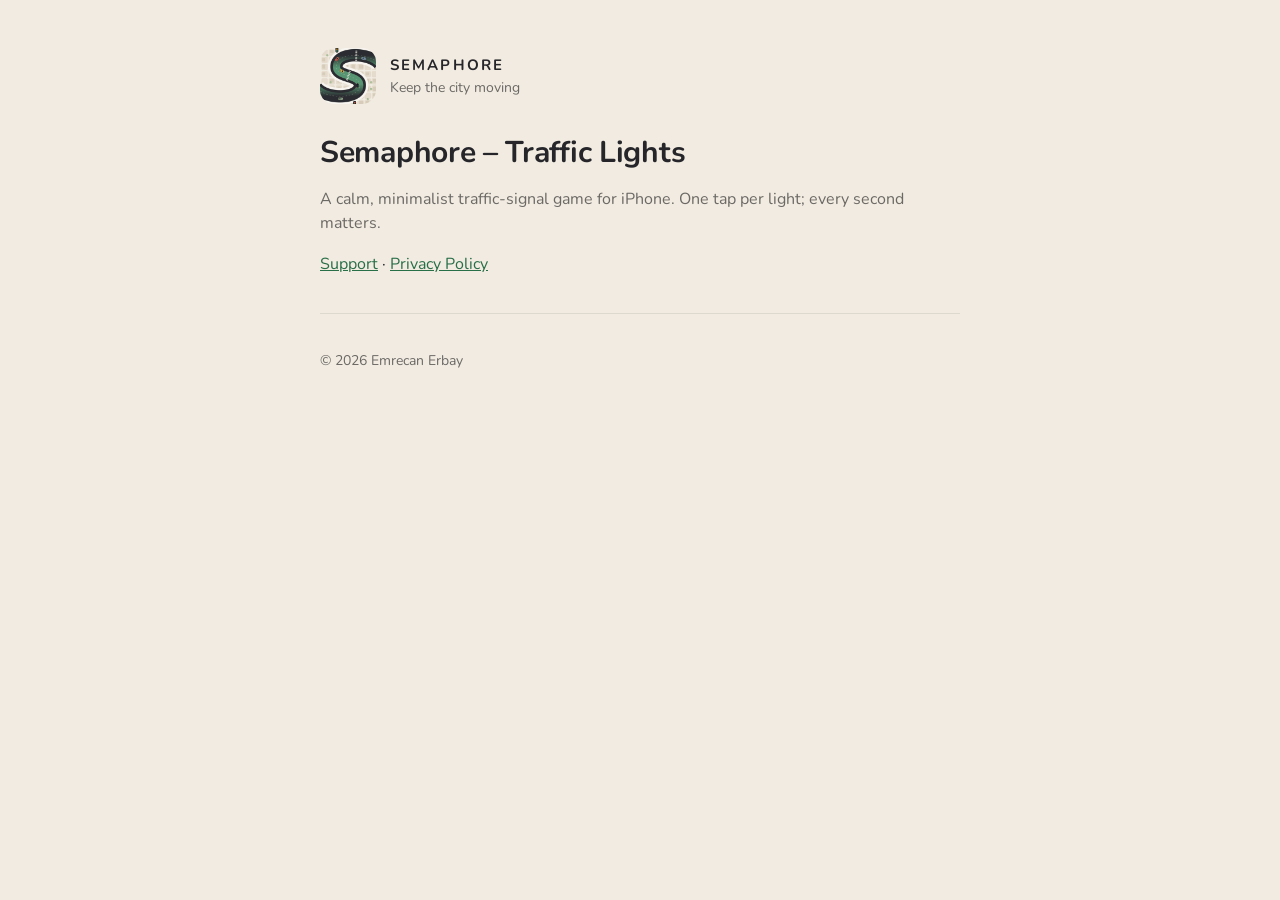
<file: index.html>
<!doctype html>
<html lang="en"><head><meta charset="utf-8"><meta name="viewport" content="width=device-width, initial-scale=1"><title>Semaphore – Traffic Lights</title><link rel="icon" href="icon.png"><link href="https://fonts.googleapis.com/css2?family=Nunito:wght@400;700&display=swap" rel="stylesheet"><link rel="stylesheet" href="style.css"></head>
<body><main>
<header><img src="icon.png" alt=""><div><div class="wordmark">SEMAPHORE</div><div class="tag">Keep the city moving</div></div></header>
<h1>Semaphore – Traffic Lights</h1>
<p class="soft">A calm, minimalist traffic-signal game for iPhone. One tap per light; every second matters.</p>
<p><a href="support/">Support</a> · <a href="privacy/">Privacy Policy</a></p>
<hr><footer>© 2026 Emrecan Erbay</footer>
</main></body></html>
</file>
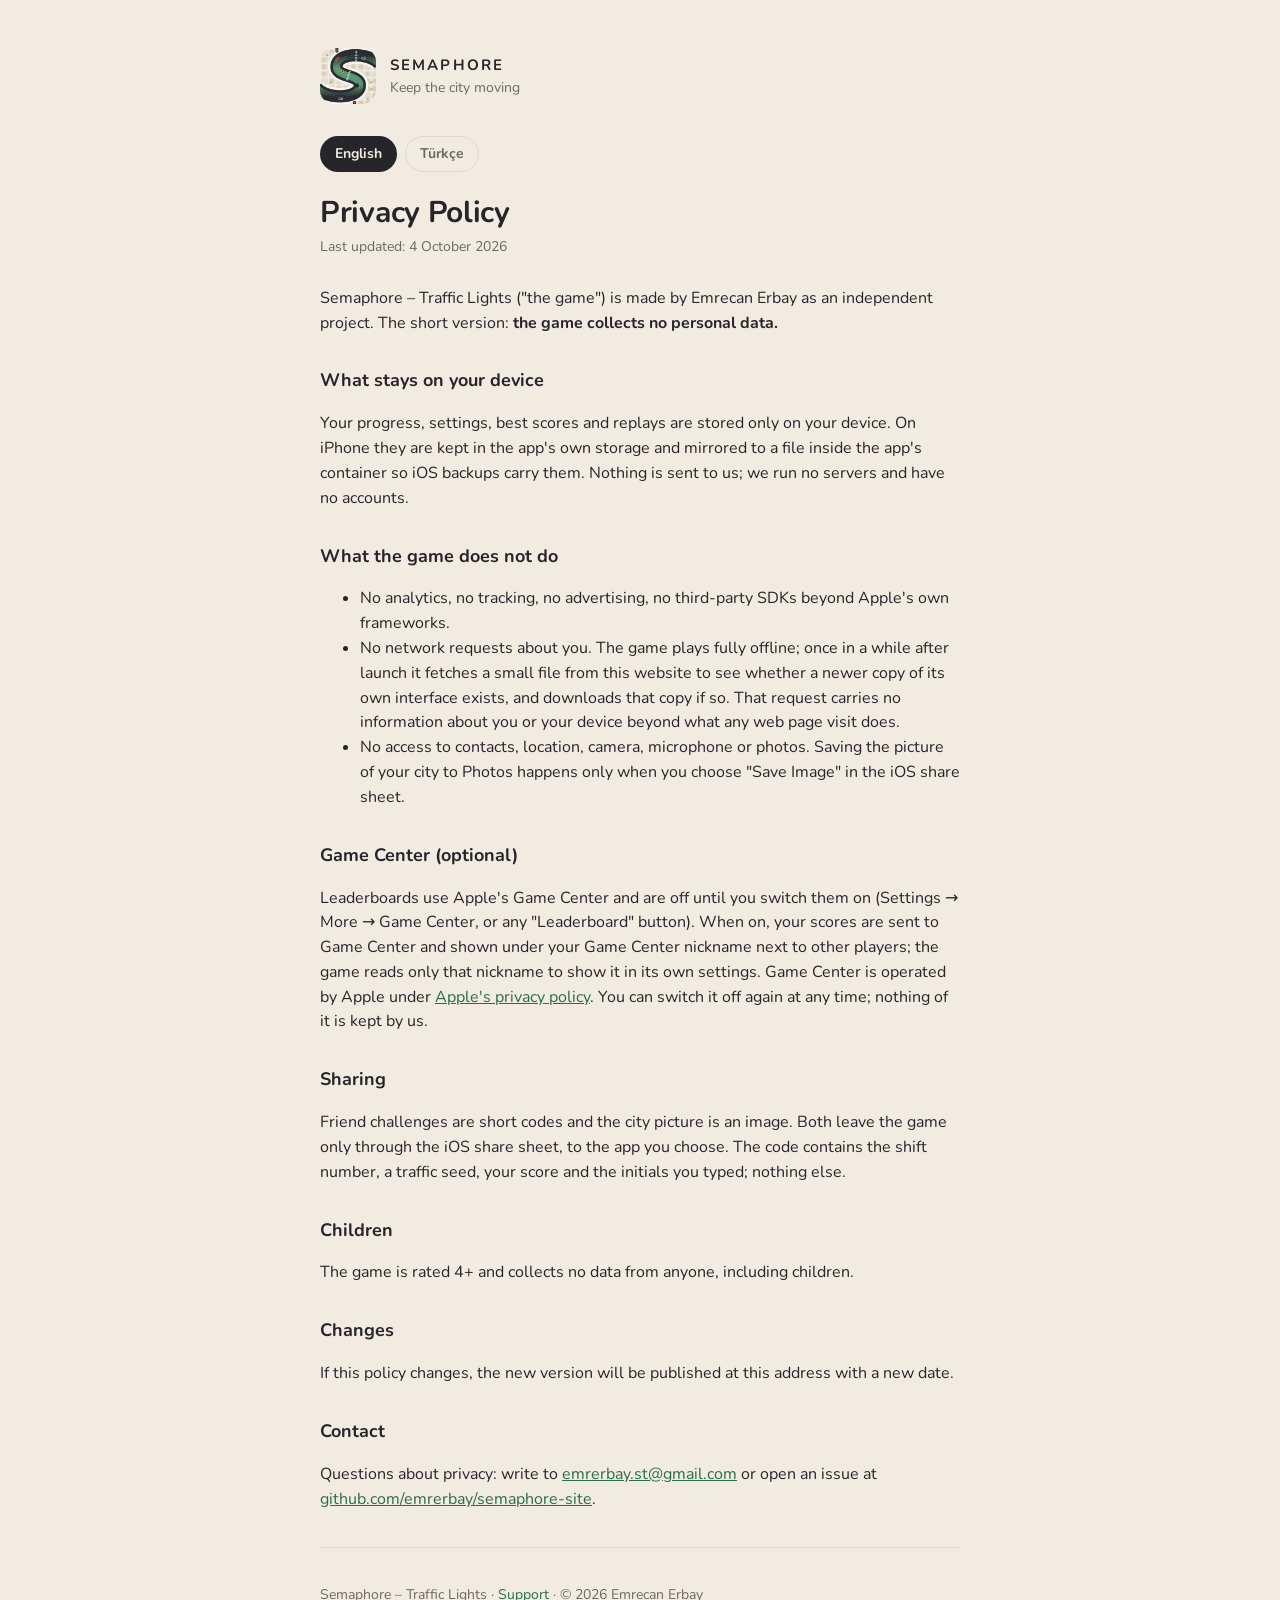
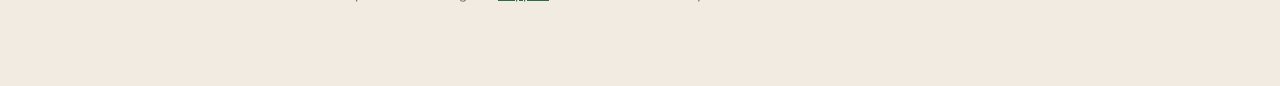
<file: privacy/index.html>
<!doctype html>
<html lang="en">
<head>
<meta charset="utf-8">
<meta name="viewport" content="width=device-width, initial-scale=1">
<title>Semaphore – Privacy Policy</title>
<link rel="icon" href="../icon.png">
<link rel="preconnect" href="https://fonts.googleapis.com">
<link href="https://fonts.googleapis.com/css2?family=Nunito:wght@400;700&display=swap" rel="stylesheet">
<link rel="stylesheet" href="../style.css">
</head>
<body>
<main>
<header><img src="../icon.png" alt=""><div><div class="wordmark">SEMAPHORE</div><div class="tag">Keep the city moving</div></div></header>
<nav class="lang"><a href="#" data-lang="en">English</a><a href="#" data-lang="tr">Türkçe</a></nav>

<section lang="en">
<h1>Privacy Policy</h1>
<p class="updated">Last updated: 4 October 2026</p>
<p>Semaphore – Traffic Lights ("the game") is made by Emrecan Erbay as an independent project. The short version: <strong>the game collects no personal data.</strong></p>

<h2>What stays on your device</h2>
<p>Your progress, settings, best scores and replays are stored only on your device. On iPhone they are kept in the app's own storage and mirrored to a file inside the app's container so iOS backups carry them. Nothing is sent to us; we run no servers and have no accounts.</p>

<h2>What the game does not do</h2>
<ul>
<li>No analytics, no tracking, no advertising, no third-party SDKs beyond Apple's own frameworks.</li>
<li>No network requests about you. The game plays fully offline; once in a while after launch it fetches a small file from this website to see whether a newer copy of its own interface exists, and downloads that copy if so. That request carries no information about you or your device beyond what any web page visit does.</li>
<li>No access to contacts, location, camera, microphone or photos. Saving the picture of your city to Photos happens only when you choose "Save Image" in the iOS share sheet.</li>
</ul>

<h2>Game Center (optional)</h2>
<p>Leaderboards use Apple's Game Center and are off until you switch them on (Settings → More → Game Center, or any "Leaderboard" button). When on, your scores are sent to Game Center and shown under your Game Center nickname next to other players; the game reads only that nickname to show it in its own settings. Game Center is operated by Apple under <a href="https://www.apple.com/legal/privacy/">Apple's privacy policy</a>. You can switch it off again at any time; nothing of it is kept by us.</p>

<h2>Sharing</h2>
<p>Friend challenges are short codes and the city picture is an image. Both leave the game only through the iOS share sheet, to the app you choose. The code contains the shift number, a traffic seed, your score and the initials you typed; nothing else.</p>

<h2>Children</h2>
<p>The game is rated 4+ and collects no data from anyone, including children.</p>

<h2>Changes</h2>
<p>If this policy changes, the new version will be published at this address with a new date.</p>

<h2>Contact</h2>
<p>Questions about privacy: write to <a href="mailto:emrerbay.st@gmail.com">emrerbay.st@gmail.com</a> or open an issue at <a href="https://github.com/emrerbay/semaphore-site/issues">github.com/emrerbay/semaphore-site</a>.</p>
</section>

<section lang="tr">
<h1>Gizlilik Politikası</h1>
<p class="updated">Son güncelleme: 4 Ekim 2026</p>
<p>Semaphore – Traffic Lights ("oyun"), Emrecan Erbay tarafından bağımsız bir proje olarak geliştirilmiştir. Kısa hâli: <strong>oyun hiçbir kişisel veri toplamaz.</strong></p>

<h2>Cihazında kalanlar</h2>
<p>İlerlemen, ayarların, en iyi puanların ve tekrarların yalnızca cihazında saklanır. iPhone'da bunlar uygulamanın kendi depolama alanında tutulur ve iOS yedeklerine girmesi için uygulama klasöründeki bir dosyaya kopyalanır. Bize hiçbir şey gönderilmez; sunucumuz da hesabımız da yok.</p>

<h2>Oyunun yapmadıkları</h2>
<ul>
<li>Analitik, takip, reklam yok; Apple'ın kendi çerçeveleri dışında üçüncü taraf SDK yok.</li>
<li>Seninle ilgili hiçbir ağ isteği yapılmaz. Oyun tamamen çevrimdışı oynanır; açılıştan bir süre sonra arayüzünün daha yeni bir kopyası var mı diye bu siteden küçük bir dosya okur ve varsa o kopyayı indirir. Bu istek, herhangi bir web sayfası ziyaretinden fazla hiçbir bilgi taşımaz.</li>
<li>Kişilere, konuma, kameraya, mikrofona veya fotoğraflara erişmez. Şehrinin resmini Fotoğraflar'a kaydetmek yalnızca iOS paylaşım menüsünde "Görüntüyü Kaydet"i seçtiğinde olur.</li>
</ul>

<h2>Game Center (isteğe bağlı)</h2>
<p>Sıralama tabloları Apple'ın Game Center'ını kullanır ve sen açana kadar kapalıdır (Ayarlar → Daha fazla → Game Center ya da herhangi bir "Sıralama" düğmesi). Açıkken puanların Game Center'a gönderilir ve Game Center takma adınla diğer oyuncuların yanında gösterilir; oyun yalnızca bu takma adı kendi ayarlarında göstermek için okur. Game Center, <a href="https://www.apple.com/tr/legal/privacy/">Apple'ın gizlilik politikası</a> kapsamında Apple tarafından işletilir. İstediğin zaman kapatabilirsin; bize ait hiçbir kayıt kalmaz.</p>

<h2>Paylaşım</h2>
<p>Arkadaş meydan okumaları kısa kodlardır, şehir kartı bir görseldir. İkisi de oyundan yalnızca iOS paylaşım menüsü üzerinden, senin seçtiğin uygulamaya gider. Kod; vardiya numarasını, trafik tohumunu, puanını ve yazdığın baş harfleri içerir, başka hiçbir şey içermez.</p>

<h2>Çocuklar</h2>
<p>Oyun 4+ derecelidir ve çocuklar dâhil kimseden veri toplamaz.</p>

<h2>Değişiklikler</h2>
<p>Bu politika değişirse yeni sürümü yeni tarihiyle bu adreste yayımlanır.</p>

<h2>İletişim</h2>
<p>Gizlilikle ilgili sorular için <a href="mailto:emrerbay.st@gmail.com">emrerbay.st@gmail.com</a> adresine yaz ya da <a href="https://github.com/emrerbay/semaphore-site/issues">github.com/emrerbay/semaphore-site</a> adresinde bir konu aç.</p>
</section>

<hr>
<footer>Semaphore – Traffic Lights · <a href="../support/">Support</a> · © 2026 Emrecan Erbay</footer>
</main>
<script src="../lang.js"></script>
</body>
</html>
</file>
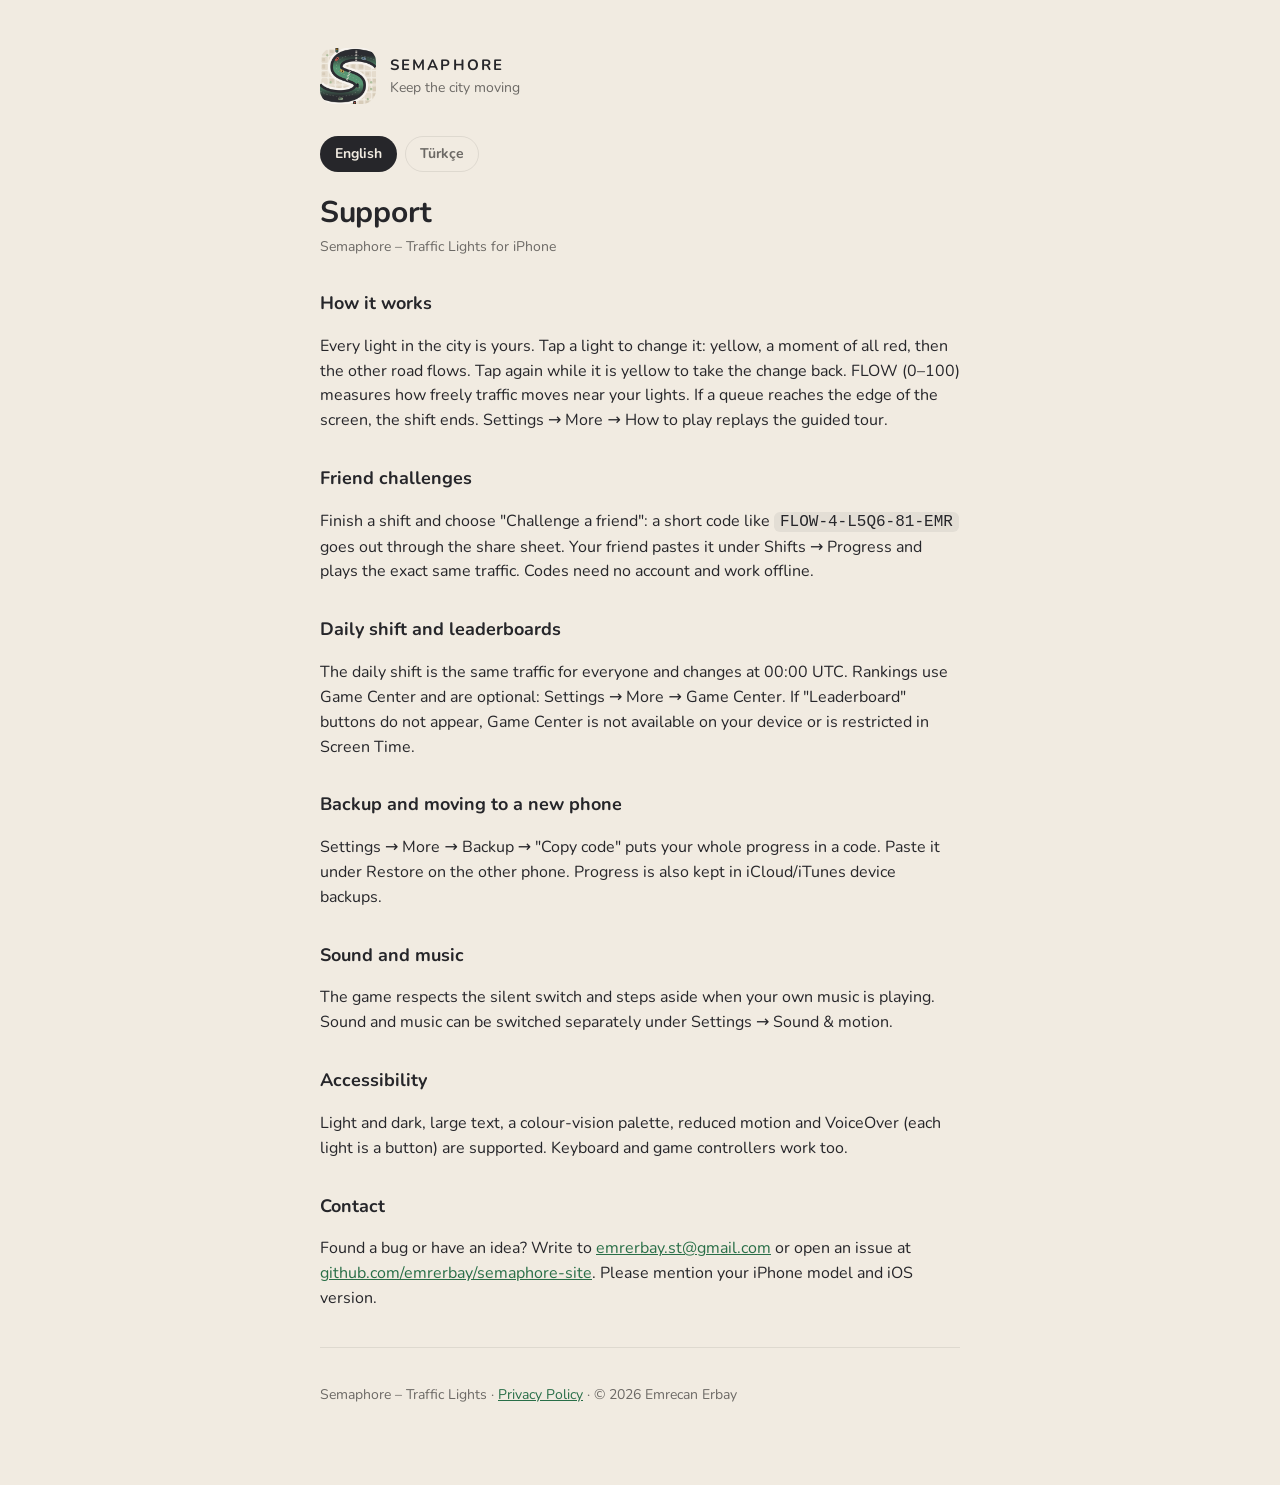
<file: support/index.html>
<!doctype html>
<html lang="en">
<head>
<meta charset="utf-8">
<meta name="viewport" content="width=device-width, initial-scale=1">
<title>Semaphore – Support</title>
<link rel="icon" href="../icon.png">
<link rel="preconnect" href="https://fonts.googleapis.com">
<link href="https://fonts.googleapis.com/css2?family=Nunito:wght@400;700&display=swap" rel="stylesheet">
<link rel="stylesheet" href="../style.css">
</head>
<body>
<main>
<header><img src="../icon.png" alt=""><div><div class="wordmark">SEMAPHORE</div><div class="tag">Keep the city moving</div></div></header>
<nav class="lang"><a href="#" data-lang="en">English</a><a href="#" data-lang="tr">Türkçe</a></nav>

<section lang="en">
<h1>Support</h1>
<p class="updated">Semaphore – Traffic Lights for iPhone</p>

<h2>How it works</h2>
<p>Every light in the city is yours. Tap a light to change it: yellow, a moment of all red, then the other road flows. Tap again while it is yellow to take the change back. FLOW (0–100) measures how freely traffic moves near your lights. If a queue reaches the edge of the screen, the shift ends. Settings → More → How to play replays the guided tour.</p>

<h2>Friend challenges</h2>
<p>Finish a shift and choose "Challenge a friend": a short code like <code>FLOW-4-L5Q6-81-EMR</code> goes out through the share sheet. Your friend pastes it under Shifts → Progress and plays the exact same traffic. Codes need no account and work offline.</p>

<h2>Daily shift and leaderboards</h2>
<p>The daily shift is the same traffic for everyone and changes at 00:00 UTC. Rankings use Game Center and are optional: Settings → More → Game Center. If "Leaderboard" buttons do not appear, Game Center is not available on your device or is restricted in Screen Time.</p>

<h2>Backup and moving to a new phone</h2>
<p>Settings → More → Backup → "Copy code" puts your whole progress in a code. Paste it under Restore on the other phone. Progress is also kept in iCloud/iTunes device backups.</p>

<h2>Sound and music</h2>
<p>The game respects the silent switch and steps aside when your own music is playing. Sound and music can be switched separately under Settings → Sound &amp; motion.</p>

<h2>Accessibility</h2>
<p>Light and dark, large text, a colour-vision palette, reduced motion and VoiceOver (each light is a button) are supported. Keyboard and game controllers work too.</p>

<h2>Contact</h2>
<p>Found a bug or have an idea? Write to <a href="mailto:emrerbay.st@gmail.com">emrerbay.st@gmail.com</a> or open an issue at <a href="https://github.com/emrerbay/semaphore-site/issues">github.com/emrerbay/semaphore-site</a>. Please mention your iPhone model and iOS version.</p>
</section>

<section lang="tr">
<h1>Destek</h1>
<p class="updated">Semaphore – Traffic Lights, iPhone için</p>

<h2>Nasıl çalışır</h2>
<p>Şehirdeki her ışık senin. Bir ışığa dokununca değişir: sarı, bir an hepsi kırmızı, sonra diğer yol akar. Sarıyken tekrar dokunursan değişimi geri alırsın. AKIŞ (0–100) trafiğin ışıklarının yakınında ne kadar serbest aktığını ölçer. Bir kuyruk ekranın kenarına ulaşırsa vardiya biter. Ayarlar → Daha fazla → Nasıl oynanır, rehberli turu yeniden gösterir.</p>

<h2>Arkadaşa meydan okuma</h2>
<p>Bir vardiyayı bitirip "Arkadaşına meydan oku"ya dokun: <code>FLOW-4-L5Q6-81-EMR</code> gibi kısa bir kod paylaşım menüsünden gider. Arkadaşın kodu Vardiyalar → İlerleme altına yapıştırır ve birebir aynı trafiği oynar. Kodlar hesap gerektirmez, çevrimdışı çalışır.</p>

<h2>Günün vardiyası ve sıralamalar</h2>
<p>Günün vardiyası herkese aynı trafiktir ve 00:00 UTC'de değişir. Sıralamalar Game Center üzerinden çalışır ve isteğe bağlıdır: Ayarlar → Daha fazla → Game Center. "Sıralama" düğmeleri görünmüyorsa Game Center cihazında kullanılamıyor ya da Ekran Süresi ile kısıtlanmıştır.</p>

<h2>Yedek ve yeni telefona taşıma</h2>
<p>Ayarlar → Daha fazla → Yedek → "Kodu kopyala" bütün ilerlemeni bir koda koyar. Diğer telefonda Geri yükle alanına yapıştır. İlerleme ayrıca iCloud/iTunes cihaz yedeklerinde de saklanır.</p>

<h2>Ses ve müzik</h2>
<p>Oyun sessiz anahtarına uyar ve kendi müziğin çalarken kenara çekilir. Ses ve müzik Ayarlar → Ses ve hareket altında ayrı ayrı açılıp kapanır.</p>

<h2>Erişilebilirlik</h2>
<p>Gündüz ve gece, büyük yazı, renk görüşü paleti, azaltılmış hareket ve VoiceOver (her ışık bir düğmedir) desteklenir. Klavye ve oyun kumandaları da çalışır.</p>

<h2>İletişim</h2>
<p>Bir hata mı buldun, fikrin mi var? <a href="mailto:emrerbay.st@gmail.com">emrerbay.st@gmail.com</a> adresine yaz ya da <a href="https://github.com/emrerbay/semaphore-site/issues">github.com/emrerbay/semaphore-site</a> adresinde bir konu aç. iPhone modelini ve iOS sürümünü yazarsan sevinirim.</p>
</section>

<hr>
<footer>Semaphore – Traffic Lights · <a href="../privacy/">Privacy Policy</a> · © 2026 Emrecan Erbay</footer>
</main>
<script src="../lang.js"></script>
</body>
</html>
</file>
<file: style.css>
:root { --bg: #f1ebe1; --ink: #26262a; --soft: #6c6965; --line: rgba(0,0,0,.08); --green: #286e47; }
@media (prefers-color-scheme: dark) { :root { --bg: #20222a; --ink: #ece7dd; --soft: #a5a199; --line: rgba(255,255,255,.1); --green: #86cfa1; } }
* { box-sizing: border-box; }
body { margin: 0; background: var(--bg); color: var(--ink); font: 16px/1.55 'Nunito', system-ui, -apple-system, 'Helvetica Neue', Arial, sans-serif; -webkit-font-smoothing: antialiased; }
main { max-width: 680px; margin: 0 auto; padding: 48px 20px 80px; }
header { display: flex; align-items: center; gap: 14px; margin-bottom: 32px; }
header img { width: 56px; height: 56px; border-radius: 14px; }
header .wordmark { font-weight: 700; letter-spacing: .14em; font-size: 15px; }
header .tag { color: var(--soft); font-size: 14px; }
h1 { font-size: 30px; line-height: 1.15; margin: 0 0 6px; letter-spacing: -.01em; }
.updated { color: var(--soft); font-size: 14px; margin: 0 0 28px; }
h2 { font-size: 18px; margin: 32px 0 8px; }
p, li { color: var(--ink); }
.soft { color: var(--soft); }
.lang { display: flex; gap: 8px; margin-bottom: 24px; }
.lang a { color: var(--soft); text-decoration: none; padding: 6px 14px; border-radius: 999px; border: 1px solid var(--line); font-weight: 700; font-size: 14px; }
.lang a.on { background: var(--ink); color: var(--bg); border-color: transparent; }
section[lang] { display: none; }
section[lang].on { display: block; }
a { color: var(--green); }
hr { border: 0; border-top: 1px solid var(--line); margin: 36px 0; }
footer { color: var(--soft); font-size: 14px; }
code { background: rgba(127,127,127,.12); padding: 1px 6px; border-radius: 6px; }
</file>
